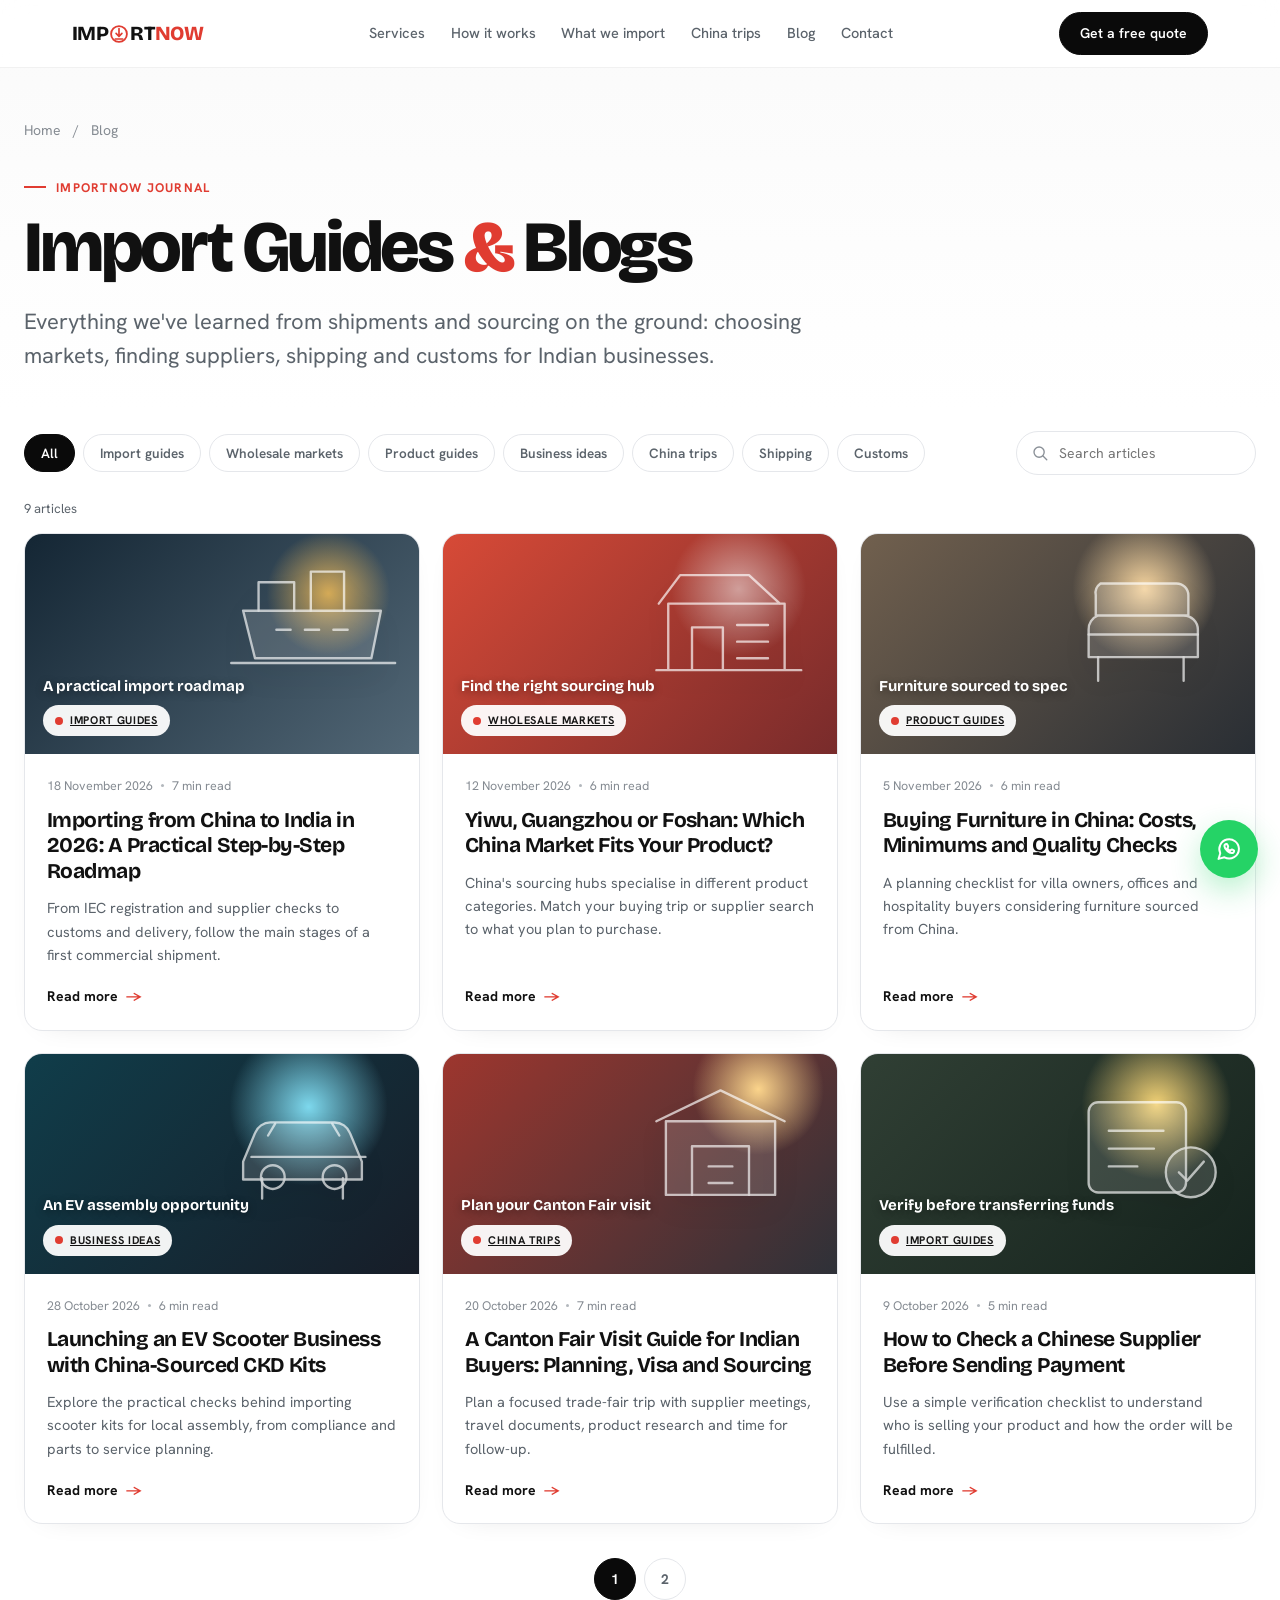
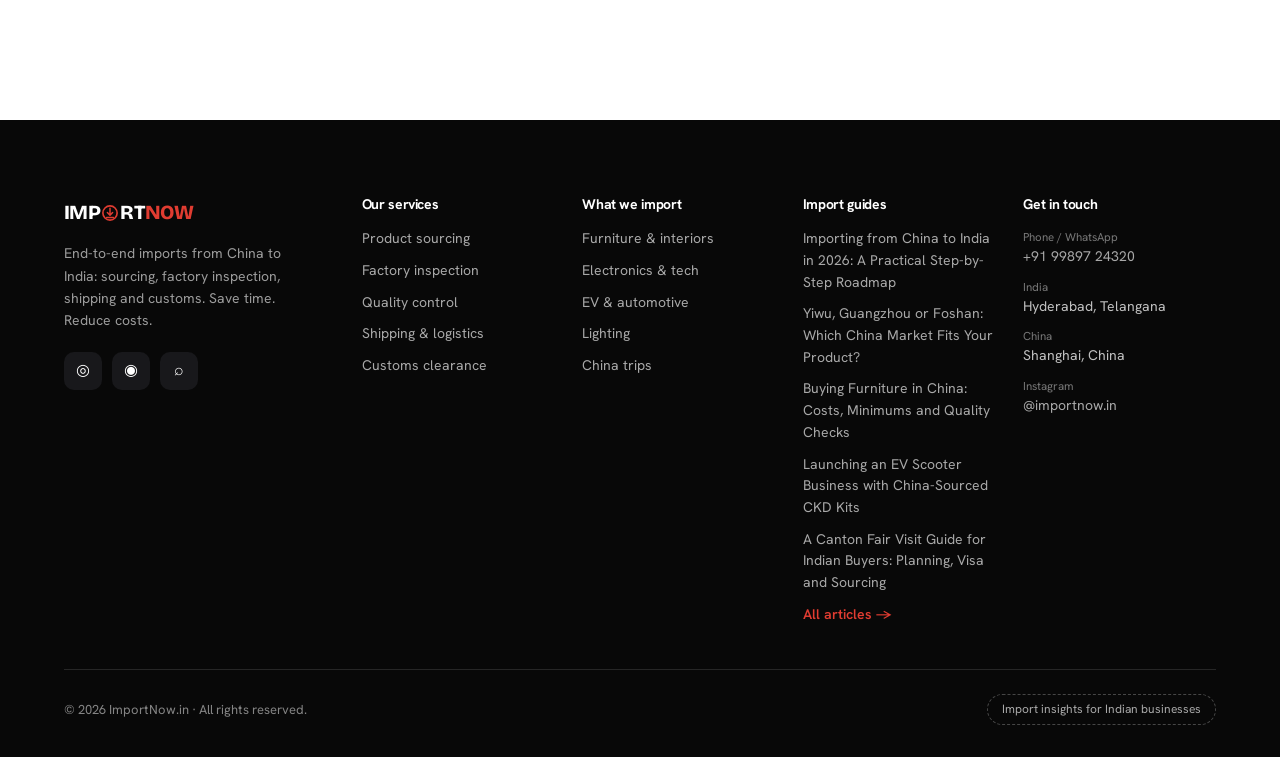
<file: blog.html>
<!doctype html>
<html lang="en">
<head>
  <meta charset="utf-8" />
  <meta name="viewport" content="width=device-width, initial-scale=1" />
  <meta name="description" content="Practical guides to importing from China to India, from finding suppliers to shipping and customs." />
  <meta name="theme-color" content="#ffffff" />
  <title>Import Guides &amp; Blogs | ImportNow</title>
  <link rel="preconnect" href="https://fonts.googleapis.com" />
  <link rel="preconnect" href="https://fonts.gstatic.com" crossorigin />
  <link href="https://fonts.googleapis.com/css2?family=Bricolage+Grotesque:opsz,wght@12..96,500;12..96,700;12..96,800&family=Hanken+Grotesk:wght@400;500;600;700&display=swap" rel="stylesheet" />
  <link rel="stylesheet" href="styles.css" />
  <link rel="stylesheet" href="blog-pages.css" />
</head>
<body class="editorial-page">
  <div class="scroll-progress" id="scroll-progress" aria-hidden="true"></div>
  <header class="site-header" id="site-header"></header>
  <main>
    <section class="blog-intro">
      <div class="editorial-wrap">
        <nav class="breadcrumbs" aria-label="Breadcrumb"><a href="index.html">Home</a><span>/</span><span aria-current="page">Blog</span></nav>
        <p class="kicker">ImportNow journal</p>
        <h1>Import Guides <span class="accent">&amp;</span> Blogs</h1>
        <p class="blog-subtitle">Everything we've learned from shipments and sourcing on the ground: choosing markets, finding suppliers, shipping and customs for Indian businesses.</p>
      </div>
    </section>
    <section class="blog-browser editorial-wrap" aria-label="Browse articles">
      <div class="blog-tools">
        <div class="category-filters" id="category-filters" aria-label="Filter by category"></div>
        <label class="article-search">
          <svg viewBox="0 0 24 24" aria-hidden="true"><circle cx="10.8" cy="10.8" r="6.8"/><path d="m16 16 5 5"/></svg>
          <span class="sr-only">Search articles</span>
          <input id="article-search" type="search" placeholder="Search articles" autocomplete="off" />
        </label>
      </div>
      <p class="results-count" id="results-count" aria-live="polite"></p>
      <div class="post-grid" id="post-grid"></div>
      <nav class="pagination" id="pagination" aria-label="Article pages"></nav>
    </section>
  </main>
  <footer class="site-footer" id="site-footer"></footer>
  <a class="floating-whatsapp" href="https://wa.me/919989724320" target="_blank" rel="noopener" aria-label="Chat with ImportNow on WhatsApp">
    <svg viewBox="0 0 24 24" aria-hidden="true"><path d="M20.5 11.7a8.4 8.4 0 0 1-12.4 7.4L3 20.5l1.5-4.9a8.4 8.4 0 1 1 16-3.9Z"/><path d="M8.8 8.2c.2-.5.4-.5.7-.5h.5c.2 0 .4.1.5.4l.7 1.6c.1.2.1.4 0 .6l-.5.7c-.2.2-.2.4 0 .6.5.8 1.2 1.4 2 1.8.2.1.4.1.6-.1l.7-.8c.2-.2.4-.2.6-.1l1.5.7c.2.1.3.3.3.5 0 .4-.2 1.1-.6 1.4-.4.4-1 .6-1.6.5-1-.1-2.2-.6-3.4-1.6-1.6-1.4-2.6-3.1-2.7-4.2-.1-.6.1-1.2.4-1.5Z"/></svg>
  </a>
  <script type="module" src="blog.js"></script>
</body>
</html>
</file>
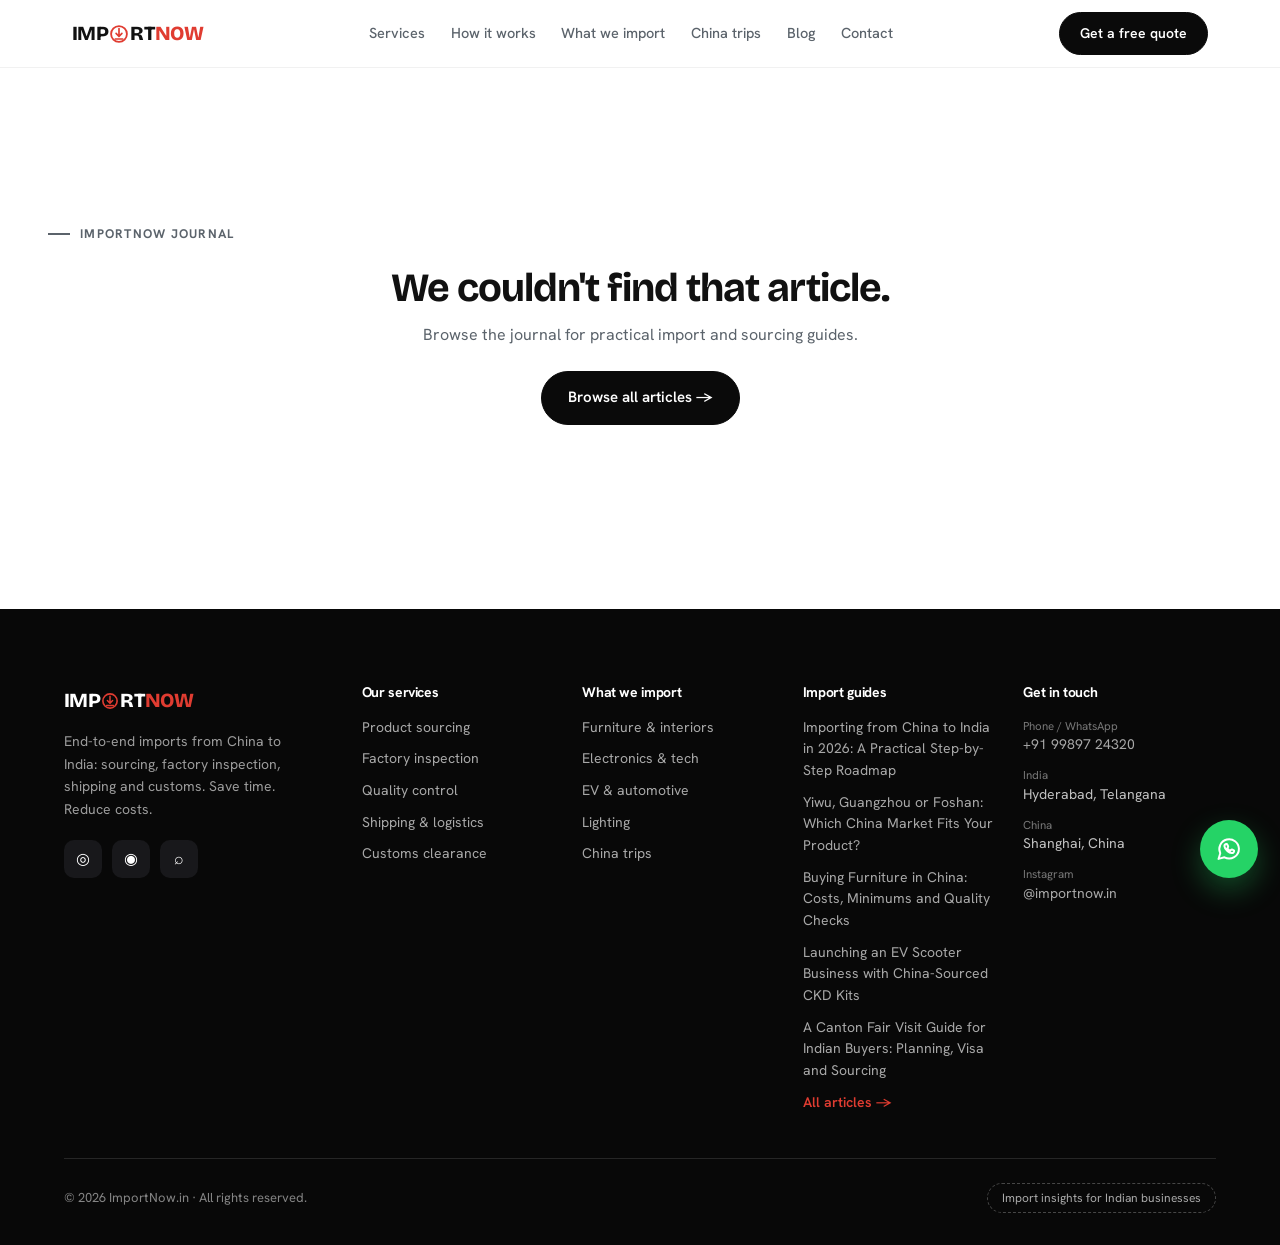
<file: post.html>
<!doctype html>
<html lang="en">
<head>
  <meta charset="utf-8" />
  <meta name="viewport" content="width=device-width, initial-scale=1" />
  <meta name="theme-color" content="#ffffff" />
  <title>ImportNow Journal</title>
  <link rel="preconnect" href="https://fonts.googleapis.com" />
  <link rel="preconnect" href="https://fonts.gstatic.com" crossorigin />
  <link href="https://fonts.googleapis.com/css2?family=Bricolage+Grotesque:opsz,wght@12..96,500;12..96,700;12..96,800&family=Hanken+Grotesk:wght@400;500;600;700&display=swap" rel="stylesheet" />
  <link rel="stylesheet" href="styles.css" />
  <link rel="stylesheet" href="blog-pages.css" />
</head>
<body class="editorial-page">
  <div class="scroll-progress" id="scroll-progress" aria-hidden="true"></div>
  <header class="site-header" id="site-header"></header>
  <main id="article-page" class="article-page editorial-wrap" aria-live="polite"></main>
  <section class="related-section" id="related-section"></section>
  <footer class="site-footer" id="site-footer"></footer>
  <a class="floating-whatsapp" href="https://wa.me/919989724320" target="_blank" rel="noopener" aria-label="Chat with ImportNow on WhatsApp">
    <svg viewBox="0 0 24 24" aria-hidden="true"><path d="M20.5 11.7a8.4 8.4 0 0 1-12.4 7.4L3 20.5l1.5-4.9a8.4 8.4 0 1 1 16-3.9Z"/><path d="M8.8 8.2c.2-.5.4-.5.7-.5h.5c.2 0 .4.1.5.4l.7 1.6c.1.2.1.4 0 .6l-.5.7c-.2.2-.2.4 0 .6.5.8 1.2 1.4 2 1.8.2.1.4.1.6-.1l.7-.8c.2-.2.4-.2.6-.1l1.5.7c.2.1.3.3.3.5 0 .4-.2 1.1-.6 1.4-.4.4-1 .6-1.6.5-1-.1-2.2-.6-3.4-1.6-1.6-1.4-2.6-3.1-2.7-4.2-.1-.6.1-1.2.4-1.5Z"/></svg>
  </a>
  <script type="module" src="blog.js"></script>
</body>
</html>
</file>
<file: styles.css>
:root {
  --ink: #111111;
  --muted: #5b636b;
  --line: #e5e7eb;
  --paper: #fafafa;
  --surface: #f4f5f7;
  --white: #ffffff;
  --accent: #e03c31;
  --accent-dark: #c42b21;
  --dark: #0a0a0a;
  --dark-2: #141416;
  --wa: #25d366;
  --radius: 16px;
  --header-h: 68px;
  --display: "Bricolage Grotesque", "Hanken Grotesk", system-ui, sans-serif;
  --body: "Hanken Grotesk", system-ui, -apple-system, "Segoe UI", sans-serif;
}

*, *::before, *::after { box-sizing: border-box; }
html { scroll-behavior: smooth; scroll-padding-top: calc(var(--header-h) + 8px); }
body {
  margin: 0; font-family: var(--body); color: var(--ink); background: var(--white);
  line-height: 1.55; -webkit-font-smoothing: antialiased; text-rendering: optimizeLegibility;
}
img, svg { max-width: 100%; }
a { color: inherit; }
h1, h2, h3, h4 { font-family: var(--display); line-height: 1.08; margin: 0; letter-spacing: -.025em; }
p { margin: 0; }
ul, ol { margin: 0; padding: 0; list-style: none; }
:focus-visible { outline: 3px solid var(--accent); outline-offset: 3px; border-radius: 6px; }
.accent { color: var(--accent); }

/* ---------- top scroll progress bar ---------- */
.scroll-progress {
  position: fixed; top: 0; left: 0; right: 0; height: 3px; z-index: 100;
  background: var(--accent); transform-origin: left; transform: scaleX(0); pointer-events: none;
}

/* ---------- buttons ---------- */
.btn {
  display: inline-flex; align-items: center; justify-content: center; gap: 8px;
  background: var(--dark); color: #fff; text-decoration: none; font-weight: 600; font-size: 15px;
  padding: 14px 26px; border-radius: 999px; border: 1.5px solid var(--dark); cursor: pointer;
  transition: background .2s, color .2s, border-color .2s, transform .2s, box-shadow .2s;
}
.btn:hover { background: #262626; border-color: #262626; transform: translateY(-1px); }
.btn:active { transform: translateY(0); }
.btn-sm { padding: 10px 20px; font-size: 14px; }
.btn-ghost { background: #fff; color: var(--ink); border-color: var(--line); box-shadow: 0 2px 8px rgba(0,0,0,.04); }
.btn-ghost:hover { background: var(--paper); color: var(--ink); border-color: #cbd5e1; }
.btn-wa { background: var(--dark); border-color: var(--dark); width: 100%; }
.btn-wa:hover { background: #262626; border-color: #262626; }

/* ---------- header ---------- */
.site-header {
  position: fixed; inset: 0 0 auto 0; z-index: 50; height: var(--header-h);
  display: flex; align-items: center; justify-content: space-between; gap: 24px;
  padding: 0 max(24px, calc((100vw - 1280px) / 2 + 72px));
  background: rgba(255,255,255,.86); backdrop-filter: blur(14px) saturate(1.4);
  border-bottom: 1px solid rgba(17,17,17,.06);
}
.brand { display: inline-flex; align-items: center; text-decoration: none; color: var(--ink); }
.brand-wordmark {
  display: inline-flex; align-items: center; font-family: var(--display);
  font-size: 20px; font-weight: 800; letter-spacing: -.03em; text-transform: uppercase;
}
.brand-wordmark b { color: var(--accent); font-weight: 800; }
.brand-mark { margin: 0 1px; color: var(--accent); flex: none; }
.nav { display: flex; gap: 28px; }
.nav a { text-decoration: none; font-size: 14.5px; font-weight: 500; color: var(--muted); transition: color .2s; }
.nav a:hover, .nav a.active { color: var(--ink); font-weight: 600; }
.menu-toggle {
  display: none; width: 44px; height: 44px; padding: 11px; border: 1px solid var(--line);
  border-radius: 12px; background: #fff; cursor: pointer; color: var(--ink);
}
.menu-toggle span { display: block; height: 2px; margin: 4px 0; border-radius: 2px; background: currentColor; }
@media (max-width: 860px) {
  .site-header { padding-inline: clamp(20px, 5vw, 56px); }
  .header-cta { display: none; }
  .menu-toggle { display: block; }
  .nav {
    display: none; position: absolute; top: var(--header-h); left: 0; right: 0; padding: 14px 20px 22px;
    background: rgba(255,255,255,.98); border-bottom: 1px solid var(--line); box-shadow: 0 16px 30px -24px rgba(0,0,0,.35);
  }
  .nav.open { display: grid; gap: 0; }
  .nav a { padding: 13px 4px; border-bottom: 1px solid var(--line); }
  .nav a:last-child { border-bottom: 0; }
}

/* ---------- shared section ---------- */
.section { padding: clamp(72px, 8.5vw, 120px) clamp(20px, 5vw, 72px); max-width: 1280px; margin: 0 auto; }
.section-head { max-width: 720px; margin-bottom: clamp(36px, 4.5vw, 56px); }
.section-head h2, .contact h2, .licence h2 { font-size: clamp(32px, 4.2vw, 52px); font-weight: 800; }
.section-head p:not(.kicker) { margin-top: 16px; font-size: 17.5px; color: var(--muted); max-width: 58ch; }
.kicker {
  color: var(--accent); font-weight: 700; font-size: 12.5px; letter-spacing: .1em; text-transform: uppercase;
  margin-bottom: 14px; display: flex; align-items: center; gap: 10px;
}
.kicker::before { content: ""; width: 22px; height: 2px; background: currentColor; }
.hub { display: inline-block; font-size: 12px; font-weight: 700; letter-spacing: .08em; text-transform: uppercase; color: var(--accent); }

.pulse { display: inline-block; width: 8px; height: 8px; border-radius: 50%; background: var(--accent); animation: pulse 1.6s infinite; flex: none; }
@keyframes pulse { 50% { opacity: .25; } }

/* ---------- hero ---------- */
.hero {
  position: relative; min-height: 100svh; padding: calc(var(--header-h) + 44px) max(24px, calc((100vw - 1280px) / 2 + 72px)) 72px;
  display: grid; grid-template-columns: minmax(0, 1.08fr) minmax(0, .92fr); align-items: center; gap: clamp(20px, 3vw, 48px);
  background:
    radial-gradient(55% 65% at 80% 45%, #edf1f7 0%, rgba(237,241,247,0) 70%),
    var(--paper);
  overflow: hidden;
}
.hero-copy { max-width: 640px; position: relative; z-index: 2; }
.pill {
  display: inline-flex; align-items: center; gap: 10px; background: #fff; border: 1px solid var(--line);
  border-radius: 999px; padding: 7px 14px; font-size: 13.5px; font-weight: 600; margin-bottom: 24px;
  box-shadow: 0 2px 10px rgba(0,0,0,.03);
}
.hero h1 { font-size: clamp(46px, 6.2vw, 84px); font-weight: 800; letter-spacing: -.035em; line-height: 1.0; }
.hero-emphasis { color: var(--accent); }
.route-flags { display: inline-flex; align-items: center; gap: 5px; }
.flag-icon { display: inline-block; width: 18px; height: 12px; border-radius: 2px; flex: none; }
.route-flags i { color: var(--accent); font-style: normal; font-weight: 700; font-size: 12px; }
.lede { margin-top: 24px; font-size: clamp(18px, 1.55vw, 21px); color: var(--muted); max-width: 52ch; }
.cta-row { display: flex; flex-wrap: wrap; gap: 12px; margin-top: 32px; }

.stats { display: grid; grid-template-columns: repeat(4, auto); justify-content: start; gap: 18px clamp(22px, 3vw, 44px); margin: 48px 0 0; padding-top: 26px; border-top: 1px solid var(--line); }
.stats dt { font-family: var(--display); font-weight: 800; font-size: clamp(24px, 2.5vw, 34px); letter-spacing: -.03em; line-height: 1; font-variant-numeric: tabular-nums; }
.stats dd { margin: 8px 0 0; font-size: 13px; color: var(--muted); line-height: 1.35; }

.hero-globe { position: relative; align-self: stretch; min-height: 420px; }
#globe { position: absolute; inset: -4% -6% 0 -6%; }
#globe, #globe canvas { pointer-events: none; }
@media (min-width: 961px) {
  #globe {
    transform: translate(clamp(32px, 8vw, 115px), clamp(-42px, -2.5vw, -24px)) scale(1.45);
    transform-origin: 50% 48%;
  }
}
@media (min-width: 1280px) {
  #globe { transform: translate(clamp(96px, 10vw, 144px), clamp(-48px, -3vw, -32px)) scale(1.78); }
}

.scroll-cue { position: absolute; left: clamp(20px, 5vw, 72px); bottom: 24px; display: flex; align-items: center; gap: 12px; text-decoration: none; font-size: 12px; font-weight: 600; letter-spacing: .12em; text-transform: uppercase; color: var(--muted); }
.scroll-cue i { width: 1px; height: 36px; background: var(--line); position: relative; overflow: hidden; }
.scroll-cue i::after { content: ""; position: absolute; left: 0; top: -50%; width: 1px; height: 50%; background: var(--accent); animation: drip 1.8s ease-in-out infinite; }
@keyframes drip { to { top: 100%; } }

@media (max-width: 960px) {
  .hero { grid-template-columns: 1fr; padding: calc(var(--header-h) + 44px) clamp(20px, 5vw, 56px) 84px; }
  .hero-globe { min-height: 360px; height: 52vw; max-height: 480px; order: -1; margin-top: 8px; }
  .hero-copy { max-width: none; }
  .scroll-cue { display: none; }
  .stats { grid-template-columns: repeat(2, auto); }
}
@media (max-width: 600px) {
  .hero { padding-top: calc(var(--header-h) + 22px); }
  .hero-globe { min-height: 320px; height: 84vw; max-height: 380px; }
  .hero h1 { font-size: clamp(40px, 10.5vw, 52px); }
  .pill { gap: 7px; padding: 7px 11px; font-size: 13px; }
}

/* ---------- marquee ---------- */
.marquee { background: var(--white); color: var(--ink); border-top: 1px solid var(--line); border-bottom: 1px solid var(--line); overflow: hidden; padding: 16px 0; }
.marquee-track { display: flex; width: max-content; animation: slide 38s linear infinite; }
.marquee:hover .marquee-track { animation-play-state: paused; }
.marquee ul { display: flex; flex: none; }
.marquee li { padding: 0 26px; font-family: var(--display); font-size: 18px; font-weight: 600; white-space: nowrap; display: flex; align-items: center; gap: 10px; }
.marquee li::after { content: ""; width: 4px; height: 4px; border-radius: 50%; background: #d1d5db; margin-left: 26px; }
.marquee em { color: var(--accent); font-style: normal; font-weight: 700; }
@keyframes slide { to { transform: translateX(-50%); } }

/* ---------- services ---------- */
.services { display: grid; grid-template-columns: repeat(3, 1fr); gap: 20px; }
.services li {
  position: relative; overflow: hidden;
  background: var(--white); border: 1px solid var(--line); border-radius: var(--radius);
  padding: 28px; display: flex; flex-direction: column;
  box-shadow: 0 4px 20px -12px rgba(0,0,0,.08);
  transition: border-color .2s, box-shadow .2s, transform .2s;
}
.services li:hover { border-color: var(--ink); transform: translateY(-2px); box-shadow: 0 14px 30px -16px rgba(0,0,0,.12); }
.services li::before, .ind::before, .trip-card::before, .del-card::before, .guide-card::before, .cert::before {
  content: ""; position: absolute; inset: 0; border-radius: inherit; pointer-events: none;
  background: radial-gradient(220px circle at var(--pointer-x, 50%) var(--pointer-y, 50%), rgba(25, 30, 36, .075), transparent 72%);
  opacity: 0; transition: opacity .25s ease; z-index: 0;
}
.services li:hover::before, .ind:hover::before, .trip-card:hover::before, .del-card:hover::before, .guide-card:hover::before, .cert:hover::before { opacity: 1; }
.services li > *, .ind > :not(.ind-watermark), .trip-card > *, .del-card > *, .guide-card > *,
.cert > :not(.cert-qr):not(.seal) { position: relative; z-index: 1; }
.svc-top { display: flex; align-items: center; justify-content: space-between; margin-bottom: 24px; }
.svc-icon {
  width: 44px; height: 44px; border-radius: 12px; background: var(--dark); color: #fff;
  display: grid; place-items: center;
}
.services .n { font-family: var(--display); font-size: 22px; font-weight: 800; color: #d1d5db; letter-spacing: -.02em; }
.services h3 { font-size: 22px; font-weight: 700; margin-bottom: 10px; }
.services p { color: var(--muted); font-size: 15px; line-height: 1.55; }
@media (max-width: 960px) { .services { grid-template-columns: 1fr 1fr; } }
@media (max-width: 580px) { .services { grid-template-columns: 1fr; } }

/* ---------- port story ---------- */
.port-story { position: relative; height: 600vh; background: linear-gradient(180deg, #f2f4f7 0%, #e5e9ef 100%); }
.port-stage { position: sticky; top: 0; height: 100vh; height: 100svh; overflow: hidden; }
#port { position: absolute; inset: 0; }
.port-loading { position: absolute; inset: 0; display: grid; place-items: center; font-weight: 600; color: var(--muted); background: linear-gradient(180deg, #f2f4f7 0%, #e5e9ef 100%); z-index: 1; transition: opacity .5s; }
.port-loading.done { opacity: 0; pointer-events: none; }
.veil { position: absolute; inset: 0; pointer-events: none; z-index: 2;
  background: linear-gradient(90deg, rgba(242,244,247,.88), rgba(242,244,247,.4) 42%, transparent 64%); }
.overlay { position: absolute; inset: 0; z-index: 3; pointer-events: none; display: flex; flex-direction: column; justify-content: space-between;
  padding: calc(var(--header-h) + 28px) max(24px, calc((100vw - 1280px) / 2 + 72px)) 36px; }
@media (max-width: 860px) { .overlay { padding-inline: clamp(20px, 5vw, 56px); } }
.top { display: flex; justify-content: space-between; align-items: flex-start; gap: 16px; }
.story-copy { max-width: 470px; }
.story-copy h2 { font-size: clamp(30px, 3.8vw, 48px); margin: 0 0 20px; }

.steps { display: grid; gap: 4px; }
.steps li { display: flex; gap: 14px; align-items: flex-start; padding: 10px 14px; border-radius: 12px; opacity: .55; transition: opacity .3s, background .3s, box-shadow .3s; }
.steps .num { flex: none; width: 28px; height: 28px; border-radius: 50%; display: grid; place-items: center; font-size: 13px; font-weight: 700; background: #fff; color: var(--accent); border: 1.5px solid var(--accent); transition: background .3s, color .3s; }
.steps h3 { font-size: 16.5px; font-family: var(--body); font-weight: 700; letter-spacing: 0; line-height: 1.3; padding-top: 3px; }
.steps p { font-size: 14px; color: var(--muted); line-height: 1.5; max-height: 0; overflow: hidden; opacity: 0; transition: max-height .4s ease, opacity .3s, margin .3s; }
.steps li.active { opacity: 1; background: rgba(255,255,255,.95); backdrop-filter: blur(8px); box-shadow: 0 10px 30px -12px rgba(0,0,0,.18); }
.steps li.active .num { background: var(--accent); color: #fff; }
.steps li.active p { max-height: 120px; opacity: 1; margin-top: 4px; }
.steps li.done { opacity: .82; }
.steps li.done .num { background: var(--accent); color: #fff; }

.chip { background: rgba(255,255,255,.92); border: 1px solid var(--line); border-radius: 999px; padding: 7px 14px; font-size: 12px; font-weight: 700; display: flex; align-items: center; gap: 8px; white-space: nowrap; }
.chip i { width: 8px; height: 8px; border-radius: 50%; background: var(--accent); animation: pulse 1.6s infinite; }

.card { background: rgba(255,255,255,.94); backdrop-filter: blur(8px); border: 1px solid var(--line); border-radius: 14px; box-shadow: 0 10px 30px -12px rgba(0,0,0,.18); padding: 16px 20px; }
.route { display: flex; align-items: center; gap: 16px; max-width: 600px; }
.route strong { display: block; }
.route small { display: block; color: var(--muted); font-size: 12px; }
.dest { text-align: right; }
.track { position: relative; flex: 1; height: 24px; min-width: 60px; }
.track::before { content: ""; position: absolute; left: 0; right: 0; top: 50%; border-top: 1px dashed #9ca3af; }
.bar { position: absolute; left: 0; right: 0; top: 50%; height: 2px; margin-top: -1px; background: var(--accent); transform-origin: left; transform: scaleX(0); }
.dot { position: absolute; top: 50%; left: 0; width: 18px; height: 18px; margin: -9px 0 0 -9px; border-radius: 50%; border: 2px solid var(--accent); background: #fff; }
.day { width: 64px; text-align: right; font-weight: 700; font-variant-numeric: tabular-nums; }

@media (max-width: 700px) {
  .chip { display: none; }
  .veil { background: linear-gradient(180deg, rgba(242,244,247,.92), rgba(242,244,247,.45) 50%, transparent 75%); }
  .story-copy h2 { font-size: 28px; margin-bottom: 14px; }
  .steps li:not(.active) { display: none; }
  .route { padding: 12px 14px; gap: 10px; }
}

/* ---------- industries ---------- */
.industries { display: grid; grid-template-columns: repeat(3, 1fr); gap: 20px; }
.ind {
  position: relative; overflow: hidden; background: var(--white); border-radius: var(--radius);
  padding: 28px; display: flex; flex-direction: column; gap: 14px;
  border: 1px solid var(--line); box-shadow: 0 4px 20px -12px rgba(0,0,0,.07);
  transition: border-color .2s, transform .2s, box-shadow .2s;
}
.ind:hover { border-color: var(--ink); transform: translateY(-2px); box-shadow: 0 14px 30px -16px rgba(0,0,0,.12); }
.ind-watermark {
  position: absolute; top: -18px; right: -16px; width: 104px; height: 104px;
  fill: none; stroke: #111; stroke-width: 1.1; stroke-linecap: round; stroke-linejoin: round; opacity: .09; pointer-events: none;
  transition: transform .35s ease, opacity .25s ease;
}
.ind:hover .ind-watermark { transform: translateX(-8px); opacity: .13; }
.ind .hub { display: inline-flex; align-items: center; gap: 7px; align-self: flex-start; }
.ind .china-flag { width: 20px; height: 14px; border-radius: 2px; flex: none; }
.ind h3 { font-size: 24px; font-weight: 700; }
.ind ul { display: grid; gap: 8px; color: var(--muted); font-size: 15px; }
.ind li { padding-left: 16px; position: relative; }
.ind li::before { content: ""; position: absolute; left: 0; top: .58em; width: 6px; height: 6px; border-radius: 50%; background: var(--accent); }
.ind .note {
  margin-top: auto; align-self: flex-start;
  background: var(--surface); border-radius: 999px; padding: 6px 14px;
  font-size: 13px; font-weight: 600; color: var(--ink);
}
@media (max-width: 960px) { .industries { grid-template-columns: 1fr 1fr; } }
@media (max-width: 600px) { .industries { grid-template-columns: 1fr; } }

/* ---------- licence (dark contrast section) ---------- */
.licence-band { background: var(--dark); color: #fff; }
.licence { display: grid; grid-template-columns: 1.1fr 1fr; gap: clamp(32px, 6vw, 96px); align-items: center; }
.licence-copy > p:not(.kicker) { margin-top: 20px; font-size: 17.5px; color: rgba(255,255,255,.72); max-width: 56ch; }
.licence-copy > p strong { color: #fff; }
.ticks { margin-top: 30px; display: grid; gap: 14px; }
.ticks li { padding-left: 34px; position: relative; color: rgba(255,255,255,.72); }
.ticks li strong { color: #fff; }
.ticks li::before {
  content: ""; position: absolute; left: 0; top: 2px; width: 22px; height: 22px; border-radius: 50%;
  background: var(--accent) url("data:image/svg+xml,%3Csvg xmlns='http://www.w3.org/2000/svg' viewBox='0 0 24 24' fill='none' stroke='white' stroke-width='3' stroke-linecap='round' stroke-linejoin='round'%3E%3Cpath d='M6 12.5l4 4 8-9'/%3E%3C/svg%3E") center/13px no-repeat;
}

.cert {
  position: relative; margin: 0; background: #f7f3e8; color: var(--ink);
  border: 5px double #a74338; border-radius: 8px; padding: 22px 26px 96px;
  box-shadow: 0 32px 64px -24px rgba(0,0,0,.65); transform: rotate(-3deg);
  transition: transform .35s ease, box-shadow .35s ease;
}
.cert:hover { transform: rotate(0) translateY(-3px); box-shadow: 0 38px 70px -24px rgba(0,0,0,.72); }
.cert-top { text-align: center; padding-bottom: 20px; margin-bottom: 22px; border-bottom: 1px solid #d9cfba; }
.cert-top span:first-child { display: block; font-size: clamp(32px, 4vw, 46px); font-weight: 700; color: #b8392b; letter-spacing: .3em; padding-left: .3em; }
.cert-top span:last-child { display: block; margin-top: 6px; font-size: 12px; font-weight: 700; letter-spacing: .3em; color: var(--muted); }
.cert dl { margin: 0; display: grid; gap: 14px; }
.cert dl div { display: grid; grid-template-columns: 90px 1fr; gap: 12px; font-size: 15px; }
.cert dt { color: var(--muted); font-weight: 600; }
.cert dd { margin: 0; font-weight: 600; }
.cert-qr {
  position: absolute; left: 28px; bottom: 26px; width: 52px; height: 52px; padding: 6px;
  border: 1px solid #d9cfba; background: #fff; display: grid; grid-template-columns: repeat(3, 1fr); gap: 3px;
}
.cert-qr span { background: #1f2937; border-radius: 1px; }
.cert-qr span:nth-child(2n) { opacity: .25; }
.seal {
  position: absolute; right: 24px; bottom: 22px; width: 120px; height: 120px; border-radius: 50%;
  border: 3px solid #c9372a; color: #c9372a; display: grid; place-items: center; text-align: center;
  transform: rotate(-12deg); font-size: 11px; font-weight: 800; letter-spacing: .12em; line-height: 1.35; opacity: .88;
}
.seal::before { content: ""; position: absolute; inset: 6px; border-radius: 50%; border: 1px solid #c9372a; }
@media (max-width: 900px) { .licence { grid-template-columns: 1fr; } .cert { transform: none; } }

/* ---------- trips ---------- */
.trips { background: var(--white); padding: clamp(72px, 8.5vw, 120px) clamp(20px, 5vw, 72px); }
.trips-inner { max-width: 1280px; margin: 0 auto; }
.trip-grid { display: grid; grid-template-columns: 1.25fr 1fr; gap: 20px; align-items: stretch; }
.trip-main {
  background: var(--dark); color: #fff; border-radius: var(--radius); padding: clamp(28px, 4vw, 48px);
  display: flex; flex-direction: column; gap: 18px;
  background-image: radial-gradient(85% 60% at 100% 0%, rgba(224,60,49,.28), transparent 70%);
}
.trip-main h3 { font-size: clamp(28px, 3.2vw, 42px); max-width: 18ch; }
.trip-main p { color: rgba(255,255,255,.74); font-size: 17.5px; max-width: 46ch; }
.places { display: flex; flex-wrap: wrap; gap: 8px; margin-top: auto; padding-top: 18px; }
.places li { border: 1px solid rgba(255,255,255,.22); background: rgba(255,255,255,.06); border-radius: 999px; padding: 6px 14px; font-size: 13.5px; font-weight: 600; }

.trip-side { display: grid; gap: 20px; }
.trip-card {
  position: relative; overflow: hidden;
  background: var(--white); border: 1px solid var(--line); border-radius: var(--radius);
  padding: 26px 28px; display: flex; flex-direction: column; gap: 16px;
  box-shadow: 0 4px 20px -12px rgba(0,0,0,.07);
  transition: transform .25s ease, box-shadow .25s ease;
}
.trip-card:hover { transform: translateY(-2px); box-shadow: 0 14px 28px -16px rgba(0,0,0,.2); }
.trip-card h4 { font-size: 19px; font-family: var(--display); font-weight: 700; }
.included { display: grid; grid-template-columns: 1fr 1fr; gap: 10px 16px; color: var(--muted); font-size: 14px; }
.included li { display: flex; align-items: flex-start; gap: 8px; }
.included svg { width: 17px; height: 17px; margin-top: 1px; flex: none; fill: none; stroke: var(--accent); stroke-width: 1.7; stroke-linecap: round; stroke-linejoin: round; }
.departures { display: grid; grid-template-columns: 1fr 1fr; gap: 10px; }
.departures li { display: grid; gap: 4px; background: var(--surface); border: 1px solid var(--line); border-radius: 12px; padding: 12px; }
.departures strong { font-family: var(--display); font-size: 17px; }
.departures span { color: var(--muted); font-size: 14px; }
.trip-card .btn { margin-top: 4px; width: 100%; }
@media (max-width: 900px) { .trip-grid { grid-template-columns: 1fr; } }
@media (max-width: 520px) { .included { grid-template-columns: 1fr; } }

/* ---------- delivered ---------- */
.delivered { display: grid; grid-template-columns: repeat(4, 1fr); gap: 20px; }
.del-card {
  position: relative;
  background: var(--white); border: 1px solid var(--line); border-radius: var(--radius);
  overflow: hidden; display: flex; flex-direction: column;
  box-shadow: 0 4px 20px -12px rgba(0,0,0,.08);
  transition: border-color .2s, transform .25s, box-shadow .25s;
}
.del-card:hover { border-color: var(--ink); transform: translateY(-3px); box-shadow: 0 16px 32px -17px rgba(0,0,0,.24); }
.del-head { height: 128px; padding: 14px; display: flex; align-items: flex-end; position: relative; overflow: hidden; }
.del-art { position: absolute; width: 100px; height: 76px; right: 12px; top: 6px; color: #fff; opacity: .28; transition: transform .35s ease, opacity .35s ease; }
.del-card:hover .del-art { transform: translateX(-8px) rotate(-4deg); opacity: .42; }
.del-head--charcoal { background: linear-gradient(135deg, #18181b 0%, #27272a 100%); }
.del-head--red { background: linear-gradient(135deg, #dc2626 0%, #ef4444 100%); }
.del-head--slate { background: linear-gradient(135deg, #334155 0%, #475569 100%); }
.del-head--crimson { background: linear-gradient(135deg, #2a1215 0%, #5c191e 100%); }
.route-tag {
  display: inline-flex; align-items: center; gap: 7px; background: #fff; color: var(--ink);
  border-radius: 999px; padding: 5px 12px; font-size: 12.5px; font-weight: 700;
  box-shadow: 0 4px 12px rgba(0,0,0,.15);
}
.route-tag .flag-icon { width: 25px; height: 17px; flex: none; }
.del-card:hover .route-tag .flag-icon { transform: rotate(-7deg); }
.route-tag .flag-icon { transition: transform .3s ease; }
.del-body { padding: 22px; display: flex; flex-direction: column; gap: 10px; flex: 1; }
.del-body h3 { font-size: 20px; font-weight: 700; }
.del-body p { color: var(--muted); font-size: 14.5px; }
.tags { margin-top: auto; padding-top: 10px; display: flex; flex-wrap: wrap; gap: 6px; }
.tags span { background: var(--surface); border-radius: 999px; padding: 4px 11px; font-size: 12px; font-weight: 600; color: var(--ink); }
@media (max-width: 1060px) { .delivered { grid-template-columns: 1fr 1fr; } }
@media (max-width: 560px) { .delivered { grid-template-columns: 1fr; } }

/* ---------- stories ---------- */
.stories { max-width: none; background: var(--paper); }
.stories > * { max-width: 1136px; margin-left: auto; margin-right: auto; }
.quotes { display: grid; grid-template-columns: repeat(3, 1fr); gap: 20px; }
.quotes figure {
  margin: 0; background: var(--white); border: 1px solid var(--line); border-radius: var(--radius);
  padding: 28px; display: flex; flex-direction: column; gap: 18px;
  box-shadow: 0 4px 20px -12px rgba(0,0,0,.06);
}
.quote-mark { font-family: Georgia, serif; font-size: 48px; line-height: .7; color: var(--accent); font-weight: 700; }
.quotes blockquote { margin: 0; font-family: var(--display); font-size: 19px; line-height: 1.4; letter-spacing: -.01em; font-weight: 500; }
.quotes figcaption { margin-top: auto; padding-top: 14px; border-top: 1px solid var(--line); display: flex; align-items: center; gap: 12px; }
.quotes small { display: block; color: var(--muted); font-size: 13px; }
.av { width: 40px; height: 40px; border-radius: 50%; background: var(--dark); color: #fff; display: grid; place-items: center; font-weight: 700; font-size: 13.5px; flex: none; }
@media (max-width: 900px) { .quotes { grid-template-columns: 1fr; } }

/* ---------- guides ---------- */
.guides-head { display: flex; justify-content: space-between; align-items: flex-end; gap: 24px; flex-wrap: wrap; margin-bottom: 36px; }
.guides-head .section-head { margin-bottom: 0; }
.guide-tiles { display: grid; grid-template-columns: repeat(3, 1fr); gap: 20px; }
.guide-card {
  position: relative;
  background: var(--white); border: 1px solid var(--line); border-radius: var(--radius);
  overflow: hidden; display: flex; flex-direction: column;
  box-shadow: 0 4px 20px -12px rgba(0,0,0,.08);
  transition: transform .25s ease, box-shadow .25s ease;
}
.guide-card:hover { transform: translateY(-3px); box-shadow: 0 16px 32px -17px rgba(0,0,0,.22); }
.guide-banner { height: 132px; padding: 18px; display: flex; align-items: flex-start; position: relative; overflow: hidden; }
.guide-art { position: absolute; right: 20px; top: 24px; width: 82px; height: 82px; color: #fff; opacity: .3; transition: transform .35s ease, opacity .35s ease; }
.guide-card:hover .guide-art { transform: translateX(-7px) rotate(-4deg); opacity: .5; }
.guide-banner--charcoal { background: linear-gradient(135deg, #111827 0%, #27272a 100%); }
.guide-banner--red { background: linear-gradient(135deg, #e03c31 0%, #f87171 100%); }
.guide-banner--crimson { background: linear-gradient(135deg, #450a0a 0%, #991b1b 100%); }
.guide-cat {
  display: inline-flex; align-items: center; gap: 7px; background: rgba(255,255,255,.94); color: var(--ink); border-radius: 999px;
  padding: 4px 12px; font-size: 11.5px; font-weight: 700; letter-spacing: .06em; text-transform: uppercase;
}
.guide-cat .flag-icon { width: 18px; height: 12px; }
.guide-body { padding: 24px; display: flex; flex-direction: column; gap: 12px; flex: 1; }
.guide-meta { font-size: 13px; color: var(--muted); font-weight: 500; }
.guide-body h3 { font-size: 20px; font-weight: 700; line-height: 1.25; }
.guide-body h3 a { text-decoration: none; transition: color .2s ease; }
.guide-body h3 a:hover, .guide-body h3 a:focus-visible { color: var(--accent); }
.guide-body p:not(.guide-meta) { font-size: 14.5px; color: var(--muted); }
.guide-body .btn { margin-top: auto; align-self: flex-start; }
@media (max-width: 960px) { .guide-tiles { grid-template-columns: 1fr; } }

/* ---------- faq ---------- */
.faq { display: block; }
.faq .section-head { margin-bottom: 18px; }
.faq-list { max-width: 960px; }
.faq-list { border-top: 1px solid var(--line); }
.faq details { border-bottom: 1px solid var(--line); }
.faq summary { cursor: pointer; list-style: none; padding: 22px 48px 22px 0; font-family: var(--display); font-size: 20px; font-weight: 600; letter-spacing: -.01em; position: relative; }
.faq summary::-webkit-details-marker { display: none; }
.faq summary::after {
  content: "+"; position: absolute; right: 0; top: 50%; translate: 0 -50%;
  width: 32px; height: 32px; border-radius: 50%; border: 1px solid var(--line);
  display: grid; place-items: center; font-size: 20px; font-weight: 400; color: var(--ink);
  transition: transform .25s, background .2s, color .2s, border-color .2s;
}
.faq details[open] summary::after { transform: rotate(45deg); background: var(--dark); color: #fff; border-color: var(--dark); }
.faq details p { padding: 0 40px 24px 0; color: var(--muted); max-width: 62ch; }
@media (max-width: 900px) { .faq .section-head { position: static; } }

/* ---------- contact (light off-white background) ---------- */
.contact { background: var(--paper); color: var(--ink); border-top: 1px solid var(--line); padding: clamp(72px, 8.5vw, 120px) clamp(20px, 5vw, 72px); }
.contact-inner { max-width: 1280px; margin: 0 auto; display: grid; grid-template-columns: 1fr 1fr; gap: clamp(32px, 6vw, 84px); align-items: start; }
.contact-copy > p:not(.kicker) { margin-top: 18px; font-size: 17.5px; color: var(--muted); max-width: 48ch; }
.contact-links { margin-top: 32px; display: grid; gap: 12px; }
.contact-links li {
  background: var(--white); border: 1px solid var(--line); border-radius: 14px;
  transition: border-color .2s;
}
.contact-links li:hover { border-color: var(--ink); }
.contact-links a, .contact-links li > div { display: block; padding: 16px 20px; text-decoration: none; }
.contact-links small { display: block; font-size: 12.5px; font-weight: 600; color: var(--muted); }
.contact-links strong { font-family: var(--display); font-size: 19px; font-weight: 700; letter-spacing: -.01em; color: var(--ink); }
.contact-links a:hover strong { color: var(--accent); }

.quote-form {
  background: var(--white); color: var(--ink); border: 1px solid var(--line);
  border-radius: 18px; padding: clamp(24px, 3vw, 36px); display: grid; gap: 16px;
  box-shadow: 0 12px 36px -18px rgba(0,0,0,.1);
}
.quote-form h3 { font-size: 26px; font-weight: 700; }
.quote-form label { display: grid; gap: 6px; font-size: 13.5px; font-weight: 600; }
.quote-form input, .quote-form select, .quote-form textarea {
  font: inherit; font-weight: 400; color: var(--ink); background: var(--surface);
  border: 1.5px solid transparent; border-radius: 10px; padding: 12px 14px; width: 100%;
  transition: border-color .2s, background .2s;
}
.quote-form textarea { resize: vertical; min-height: 84px; }
.quote-form input:focus, .quote-form select:focus, .quote-form textarea:focus { outline: none; border-color: var(--ink); background: #fff; }
.quote-form input.invalid { border-color: var(--accent); }
.two { display: grid; grid-template-columns: 1fr 1fr; gap: 14px; }
.fine { font-size: 13px; color: var(--muted); text-align: center; }
@media (max-width: 900px) { .contact-inner { grid-template-columns: 1fr; } }
@media (max-width: 480px) { .two { grid-template-columns: 1fr; } }

/* ---------- footer ---------- */
.site-footer {
  background: #080808; color: rgba(255,255,255,.72);
  padding: clamp(56px, 6vw, 84px) clamp(20px, 5vw, 72px) 32px;
}
.footer-grid {
  max-width: 1280px; margin: 0 auto;
  display: grid; grid-template-columns: 1.4fr repeat(4, 1fr); gap: 36px 28px;
}
.footer-brand .brand { color: #fff; margin-bottom: 14px; }
.footer-brand p { font-size: 14px; color: rgba(255,255,255,.6); max-width: 30ch; line-height: 1.6; }
.footer-socials { display: flex; gap: 10px; margin-top: 20px; }
.footer-socials a {
  width: 38px; height: 38px; border-radius: 10px; background: #18181b; color: #fff;
  display: grid; place-items: center; text-decoration: none; transition: background .2s;
}
.footer-socials a:hover { background: var(--accent); }

.footer-col h4 { font-family: var(--body); font-size: 14px; font-weight: 700; color: #fff; margin-bottom: 16px; }
.footer-col ul { display: grid; gap: 10px; font-size: 14px; }
.footer-col a { text-decoration: none; color: rgba(255,255,255,.65); transition: color .2s; }
.footer-col a:hover { color: #fff; }
.footer-col .footer-more { color: var(--accent); font-weight: 600; }
.footer-contact small { display: block; font-size: 11.5px; color: rgba(255,255,255,.45); }
.footer-contact span { color: rgba(255,255,255,.75); }

.footer-bottom {
  max-width: 1280px; margin: 44px auto 0; padding-top: 24px;
  border-top: 1px solid rgba(255,255,255,.12);
  display: flex; flex-wrap: wrap; gap: 12px 24px; align-items: center; justify-content: space-between;
  font-size: 13px; color: rgba(255,255,255,.5);
}
.footer-badge {
  border: 1px dashed rgba(255,255,255,.25); border-radius: 999px; padding: 5px 14px;
  font-size: 12px; color: rgba(255,255,255,.65);
}
@media (max-width: 1024px) { .footer-grid { grid-template-columns: 1fr 1fr; } .footer-brand { grid-column: 1 / -1; } }
@media (max-width: 560px) { .footer-grid { grid-template-columns: 1fr; } }

.floating-whatsapp {
  position: fixed; right: 22px; bottom: 22px; z-index: 60; width: 58px; height: 58px;
  display: grid; place-items: center; border-radius: 50%; background: var(--wa); color: #fff;
  box-shadow: 0 12px 30px rgba(37,211,102,.32); transition: transform .2s, box-shadow .2s;
}
.floating-whatsapp:hover { transform: translateY(-3px); box-shadow: 0 16px 34px rgba(37,211,102,.42); }
.floating-whatsapp svg { width: 28px; height: 28px; fill: none; stroke: currentColor; stroke-width: 1.7; stroke-linecap: round; stroke-linejoin: round; }
@media (max-width: 480px) { .floating-whatsapp { right: 16px; bottom: 16px; width: 54px; height: 54px; } }

/* ---------- reduced motion ---------- */
@media (prefers-reduced-motion: reduce) {
  html { scroll-behavior: auto; }
  .marquee-track, .pulse, .chip i, .scroll-cue i::after { animation: none; }
  .steps li, .steps p, .ind-watermark, .cert, .trip-card, .del-art, .guide-art { transition: none; }
}
</file>
<file: blog-pages.css>
.editorial-page { --editorial-width: 1240px; }
.editorial-wrap { width: min(var(--editorial-width), calc(100% - 48px)); margin-inline: auto; }
.editorial-page .site-header { padding-inline: max(24px, calc((100vw - 1280px) / 2 + 72px)); }
.editorial-page .site-header .nav { gap: clamp(14px, 2vw, 28px); }
.editorial-page .site-footer { margin-top: 40px; }
.sr-only { position: absolute; width: 1px; height: 1px; padding: 0; margin: -1px; overflow: hidden; clip: rect(0,0,0,0); white-space: nowrap; border: 0; }

.blog-intro { padding: calc(var(--header-h) + 52px) 0 36px; background: linear-gradient(180deg, #fafafa, #fff); }
.breadcrumbs { display: flex; align-items: center; gap: 12px; color: #858b92; font-size: 14px; margin-bottom: 36px; }
.breadcrumbs a { text-decoration: none; transition: color .2s; }
.breadcrumbs a:hover { color: var(--accent); }
.blog-intro .kicker { margin-bottom: 12px; }
.blog-intro h1 { font-size: clamp(42px, 6vw, 72px); font-weight: 800; letter-spacing: -.045em; }
.blog-subtitle { max-width: 800px; color: var(--muted); font-size: clamp(18px, 2vw, 22px); margin-top: 18px; line-height: 1.55; }

.blog-browser { padding-top: 22px; padding-bottom: 80px; }
.blog-tools { display: flex; align-items: center; justify-content: space-between; gap: 18px; margin-bottom: 24px; }
.category-filters { display: flex; flex-wrap: wrap; gap: 8px; }
.category-filter { border: 1px solid var(--line); background: var(--white); color: var(--muted); border-radius: 999px; padding: 9px 16px; font: 600 13.5px var(--body); cursor: pointer; transition: background .2s, color .2s, border-color .2s, transform .2s; }
.category-filter:hover { border-color: #b7bdc4; color: var(--ink); transform: translateY(-1px); }
.category-filter[aria-pressed="true"] { background: var(--dark); border-color: var(--dark); color: white; }
.article-search { display: flex; align-items: center; gap: 10px; min-width: 240px; padding: 0 14px; border: 1px solid var(--line); background: white; border-radius: 999px; }
.article-search svg { width: 18px; height: 18px; flex: none; fill: none; stroke: #8a9097; stroke-width: 1.8; stroke-linecap: round; }
.article-search input { width: 100%; min-width: 0; border: 0; outline: 0; padding: 12px 0; background: transparent; color: var(--ink); font: 14px var(--body); }
.article-search:focus-within { border-color: var(--ink); box-shadow: 0 0 0 3px rgba(17,17,17,.06); }
.results-count { color: var(--muted); font-size: 13px; margin: 0 0 14px; min-height: 1em; }
.post-grid, .related-grid { display: grid; grid-template-columns: repeat(3, minmax(0, 1fr)); gap: 22px; }
.post-card { min-width: 0; display: flex; flex-direction: column; overflow: hidden; border: 1px solid var(--line); border-radius: 18px; background: white; box-shadow: 0 8px 30px -22px rgba(0,0,0,.2); transition: transform .24s ease, box-shadow .24s ease, border-color .24s ease; }
.post-card:hover { transform: translateY(-4px); border-color: #d3d5d8; box-shadow: 0 18px 34px -20px rgba(0,0,0,.23); }
.post-cover { height: 220px; position: relative; overflow: hidden; display: flex; align-items: flex-end; padding: 18px; isolation: isolate; background: #e7e9ed; }
.post-cover::before, .article-art::before { content: ""; position: absolute; inset: 0; z-index: -2; background: radial-gradient(circle at 74% 24%, rgba(255,255,255,.36), transparent 30%), linear-gradient(135deg, #1a1b1e, #424951); }
.post-cover[data-art="import"]::before, .article-art[data-art="import"]::before { background: radial-gradient(circle at 77% 27%, rgba(255,196,88,.8), transparent 18%), linear-gradient(135deg, #142634, #526776); }
.post-cover[data-art="markets"]::before, .article-art[data-art="markets"]::before { background: radial-gradient(circle at 75% 25%, rgba(255,255,255,.52), transparent 20%), linear-gradient(135deg, #d74a37, #782b2b); }
.post-cover[data-art="furniture"]::before, .article-art[data-art="furniture"]::before { background: radial-gradient(circle at 72% 25%, #f8d6a0, transparent 22%), linear-gradient(135deg, #71604e, #292e34); }
.post-cover[data-art="ev"]::before, .article-art[data-art="ev"]::before { background: radial-gradient(circle at 72% 24%, #7dd8ed, transparent 24%), linear-gradient(135deg, #103d4a, #171d28); }
.post-cover[data-art="trip"]::before, .article-art[data-art="trip"]::before { background: radial-gradient(circle at 80% 16%, #fbd48b, transparent 18%), linear-gradient(135deg, #9d362e, #2e3138); }
.post-cover[data-art="supplier"]::before, .article-art[data-art="supplier"]::before { background: radial-gradient(circle at 75% 23%, #f5d477, transparent 22%), linear-gradient(135deg, #303f34, #15231d); }
.post-cover[data-art="shipping"]::before, .article-art[data-art="shipping"]::before { background: radial-gradient(circle at 76% 18%, #91d4e5, transparent 23%), linear-gradient(135deg, #123746, #161d2a); }
.post-cover[data-art="customs"]::before, .article-art[data-art="customs"]::before { background: radial-gradient(circle at 75% 24%, #f2c56c, transparent 20%), linear-gradient(135deg, #713b24, #222329); }
.post-cover[data-art="business"]::before, .article-art[data-art="business"]::before { background: radial-gradient(circle at 72% 24%, #ed8c56, transparent 22%), linear-gradient(135deg, #6c2724, #20252b); }
.cover-art { position: absolute; width: 190px; height: 150px; right: 12px; top: 16px; color: rgba(255,255,255,.84); opacity: .8; filter: drop-shadow(0 12px 16px rgba(0,0,0,.18)); transition: transform .4s ease; }
.post-card:hover .cover-art { transform: translate(-5px,-4px) rotate(-3deg) scale(1.04); }
.cover-art .art-line { fill: none; stroke: currentColor; stroke-width: 2; stroke-linecap: round; stroke-linejoin: round; }
.cover-art .art-fill { fill: rgba(255,255,255,.18); stroke: currentColor; stroke-width: 2; stroke-linejoin: round; }
.cover-tag { display: inline-flex; align-items: center; gap: 7px; color: #161616; background: rgba(255,255,255,.94); border-radius: 999px; padding: 7px 12px; font-size: 11px; font-weight: 700; text-transform: uppercase; letter-spacing: .06em; z-index: 1; }
.cover-tag::before { content: ""; width: 8px; height: 8px; border-radius: 50%; background: var(--accent); }
.cover-title { position: absolute; left: 18px; right: 18px; bottom: 58px; color: white; font: 700 15px/1.3 var(--display); text-shadow: 0 2px 8px rgba(0,0,0,.4); }
.post-card-body { display: flex; flex-direction: column; flex: 1; padding: 22px; gap: 12px; }
.post-card h2 { font-size: 21px; line-height: 1.22; font-weight: 700; letter-spacing: -.025em; }
.post-card h2 a { text-decoration: none; transition: color .2s; }
.post-card h2 a:hover { color: var(--accent); }
.post-meta { display: flex; align-items: center; flex-wrap: wrap; gap: 8px; color: #858b92; font-size: 12.5px; }
.post-meta .meta-dot { width: 3px; height: 3px; border-radius: 50%; background: #b3b8bd; }
.post-excerpt { color: var(--muted); font-size: 14.5px; line-height: 1.6; }
.read-link { display: inline-flex; align-items: center; gap: 8px; align-self: flex-start; margin-top: auto; padding-top: 8px; color: var(--ink); font-weight: 700; font-size: 14px; text-decoration: none; }
.read-link span { color: var(--accent); transition: transform .2s; }
.read-link:hover { color: var(--accent); }
.read-link:hover span { transform: translateX(4px); }
.empty-results { grid-column: 1 / -1; border: 1px dashed #cfd3d8; border-radius: 18px; padding: 60px 24px; text-align: center; color: var(--muted); }
.empty-results h2 { color: var(--ink); margin-bottom: 8px; font-size: 24px; }
.pagination { display: flex; justify-content: center; gap: 8px; margin-top: 34px; }
.page-button { min-width: 42px; height: 42px; border: 1px solid var(--line); background: white; color: var(--muted); border-radius: 50%; font: 700 14px var(--body); cursor: pointer; transition: all .2s; }
.page-button:hover { border-color: var(--ink); color: var(--ink); }
.page-button[aria-current="page"] { background: var(--dark); color: white; border-color: var(--dark); }

.article-page { padding-top: calc(var(--header-h) + 36px); padding-bottom: 64px; }
.article-top { max-width: 1000px; margin: 0 auto; }
.article-top .breadcrumbs { margin-bottom: 28px; }
.article-heading { max-width: 980px; font-size: clamp(36px, 5vw, 62px); line-height: 1.06; letter-spacing: -.04em; font-weight: 800; }
.article-byline { display: flex; align-items: center; flex-wrap: wrap; gap: 12px; margin: 20px 0 28px; color: #828990; font-size: 14px; }
.article-byline .meta-dot { width: 4px; height: 4px; border-radius: 50%; background: #b4b8bd; }
.article-art { position: relative; height: clamp(220px, 34vw, 420px); overflow: hidden; isolation: isolate; border-radius: 20px; padding: 20px; display: flex; align-items: flex-end; box-shadow: 0 20px 50px -34px rgba(0,0,0,.45); }
.article-art .cover-art { width: clamp(200px, 30vw, 380px); height: clamp(160px, 24vw, 300px); right: 6%; top: 5%; opacity: .86; }
.article-art-title { max-width: min(520px, 64%); color: #fff; font: 700 clamp(20px, 3vw, 34px)/1.12 var(--display); text-shadow: 0 2px 14px rgba(0,0,0,.35); }
.article-category { position: absolute; right: 20px; bottom: 20px; z-index: 1; color: var(--ink); background: white; border-radius: 999px; padding: 8px 14px; font-size: 12px; font-weight: 700; }
.article-layout { display: grid; grid-template-columns: minmax(0, 760px) minmax(260px, 330px); justify-content: space-between; gap: clamp(40px, 7vw, 96px); max-width: 1100px; margin: 42px auto 0; align-items: start; }
.article-body { min-width: 0; color: #424a52; font-size: 17px; line-height: 1.8; }
.article-body > p:first-child { font-size: 18px; color: #343a40; }
.article-body h2 { scroll-margin-top: calc(var(--header-h) + 22px); margin: 42px 0 12px; color: var(--ink); font-size: clamp(25px, 3vw, 34px); font-weight: 800; letter-spacing: -.03em; line-height: 1.18; }
.article-number { color: var(--accent); }
.article-body p { margin: 0 0 18px; }
.article-body strong { color: var(--ink); font-weight: 700; }
.article-tip { margin: 24px 0; padding: 18px 20px; border-left: 3px solid var(--accent); border-radius: 0 12px 12px 0; background: #fff6f4; color: #4b4544; font-size: 15.5px; line-height: 1.65; }
.article-body ul { list-style: disc; margin: 0 0 22px 22px; padding: 0; }
.article-body li { padding: 3px 0 3px 4px; }
.article-cta { margin-top: 36px; background: var(--dark); color: white; border-radius: 18px; padding: 26px; }
.article-cta h2 { margin: 0 0 12px; color: white; font-size: 26px; }
.article-cta p { color: rgba(255,255,255,.72); margin-bottom: 18px; }
.article-cta .btn { background: white; color: var(--ink); border-color: white; }
.share-row { display: flex; flex-wrap: wrap; align-items: center; gap: 10px; margin-top: 26px; padding-top: 20px; border-top: 1px solid var(--line); }
.share-row > span { color: var(--muted); font-weight: 600; margin-right: 4px; }
.share-link { display: inline-flex; align-items: center; justify-content: center; min-width: 38px; height: 36px; padding: 0 12px; border: 1px solid var(--line); border-radius: 999px; text-decoration: none; font-size: 12px; font-weight: 700; transition: border-color .2s, color .2s; }
.share-link:hover { border-color: var(--accent); color: var(--accent); }
.article-sidebar { display: grid; gap: 18px; position: sticky; top: calc(var(--header-h) + 24px); }
.sidebar-box { border: 1px solid var(--line); border-radius: 16px; background: white; padding: 20px; box-shadow: 0 10px 30px -24px rgba(0,0,0,.22); }
.sidebar-box h2 { font: 700 20px var(--display); margin-bottom: 16px; letter-spacing: -.02em; }
.toc-box ol { display: grid; gap: 9px; counter-reset: toc; }
.toc-box a { display: flex; gap: 9px; color: var(--muted); text-decoration: none; font-size: 13px; line-height: 1.4; transition: color .2s; }
.toc-box a:hover { color: var(--accent); }
.popular-list { display: grid; gap: 14px; }
.popular-link { display: grid; grid-template-columns: 64px 1fr; gap: 12px; align-items: center; text-decoration: none; }
.popular-thumb { display: grid; place-items: center; width: 64px; height: 58px; overflow: hidden; border-radius: 10px; color: white; background: linear-gradient(135deg, #334155, #e03c31); }
.popular-thumb svg { width: 42px; height: 36px; opacity: .8; }
.popular-link strong { display: block; font-size: 13px; line-height: 1.3; transition: color .2s; }
.popular-link small { display: block; margin-top: 4px; color: #8a9097; font-size: 11px; }
.popular-link:hover strong { color: var(--accent); }
.quote-box { background: #f7f8fa; }
.quote-box p { color: var(--muted); font-size: 14px; margin: -4px 0 16px; }
.quote-box .btn { width: 100%; font-size: 13.5px; padding: 12px 16px; }
.related-section { padding: 64px 0 30px; background: #fafafa; }
.related-inner { width: min(var(--editorial-width), calc(100% - 48px)); margin: 0 auto; }
.related-head { margin-bottom: 26px; }
.related-head .kicker { margin-bottom: 10px; }
.related-head h2 { font-size: clamp(30px, 4vw, 42px); }
.related-grid .post-cover { height: 170px; }
.related-grid .post-card-body { padding: 18px; }
.related-grid .post-card h2 { font-size: 18px; }
.article-not-found { padding: 120px 24px 80px; text-align: center; }
.article-not-found h1 { font-size: 40px; margin-bottom: 12px; }
.article-not-found p { color: var(--muted); margin-bottom: 24px; }

@media (max-width: 1024px) {
  .post-grid, .related-grid { grid-template-columns: repeat(2, minmax(0, 1fr)); }
  .article-layout { grid-template-columns: minmax(0, 1fr) 280px; gap: 34px; }
}
@media (max-width: 860px) {
  .editorial-page .site-header { padding-inline: 20px; }
  .editorial-page .header-cta { display: none; }
  .editorial-page .menu-toggle { display: block; }
  .editorial-page .nav { display: none; position: absolute; top: var(--header-h); left: 0; right: 0; padding: 14px 20px 22px; background: rgba(255,255,255,.98); border-bottom: 1px solid var(--line); box-shadow: 0 16px 30px -24px rgba(0,0,0,.35); }
  .editorial-page .nav.open { display: grid; gap: 0; }
  .editorial-page .nav a { padding: 13px 4px; border-bottom: 1px solid var(--line); }
  .editorial-page .nav a:last-child { border-bottom: 0; }
  .blog-tools { align-items: stretch; flex-direction: column; }
  .article-search { min-width: 0; }
  .article-layout { grid-template-columns: 1fr; }
  .article-sidebar { position: static; grid-template-columns: 1fr 1fr; align-items: start; }
  .toc-box { grid-column: 1 / -1; }
}
@media (max-width: 600px) {
  .editorial-wrap, .related-inner { width: min(100% - 36px, var(--editorial-width)); }
  .blog-intro { padding-top: calc(var(--header-h) + 34px); }
  .breadcrumbs { margin-bottom: 24px; }
  .blog-intro h1 { font-size: 42px; }
  .category-filters { flex-wrap: nowrap; overflow-x: auto; padding: 2px 1px 8px; scrollbar-width: thin; }
  .category-filter { flex: none; }
  .post-grid, .related-grid { grid-template-columns: 1fr; gap: 16px; }
  .post-cover { height: 210px; }
  .article-page { padding-top: calc(var(--header-h) + 24px); }
  .article-heading { font-size: 38px; }
  .article-art { min-height: 230px; }
  .article-art-title { max-width: 72%; }
  .article-category { right: 12px; bottom: 12px; }
  .article-layout { margin-top: 28px; }
  .article-body { font-size: 16px; }
  .article-sidebar { grid-template-columns: 1fr; }
  .toc-box { grid-column: auto; }
}

@media (prefers-reduced-motion: reduce) {
  .post-card, .cover-art, .category-filter, .page-button, .read-link span { transition: none; }
}
</file>
